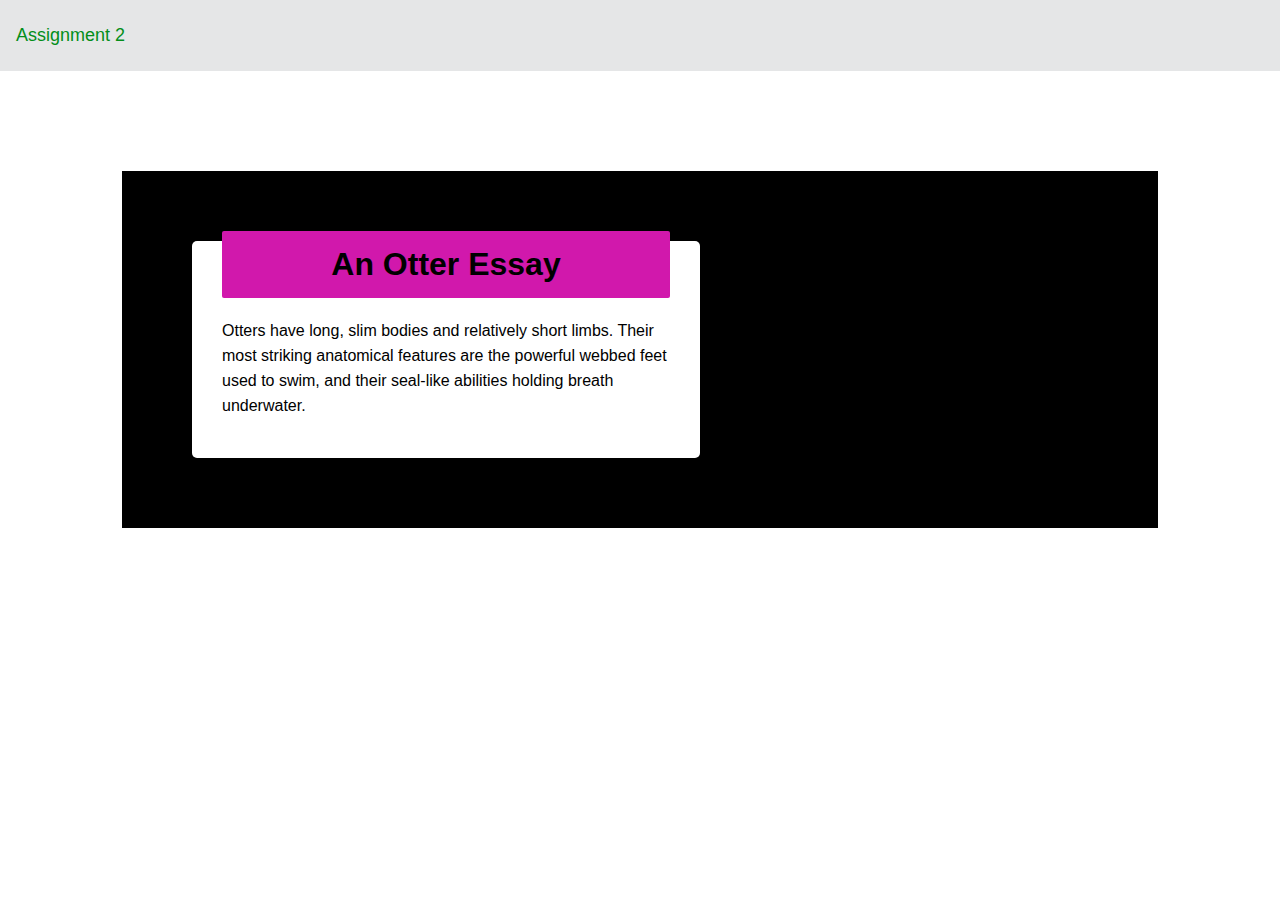
<file: index.html>
<!DOCTYPE html>
<html lang="en">
	<head>
		<meta charset="UTF-8" />
		<meta name="viewport" content="width=device-width, initial-scale=1.0" />
		<title>Assignment 1 CSS</title>
		<link rel="stylesheet" href="styles.css" />
	</head>
	<body>
		<nav>
			<a href="Assignment 2/index.html">Assignment 2</a>
		</nav>
		<div class="background">
			<section>
				<header>
					<h1>An Otter Essay</h1>
				</header>
				<div class="paragraph">
					<p>
						Otters have long, slim bodies and relatively short limbs. Their most
						striking anatomical features are the powerful webbed feet used to
						swim, and their seal-like abilities holding breath underwater.
					</p>
				</div>
			</section>
		</div>
	</body>
</html>
</file>
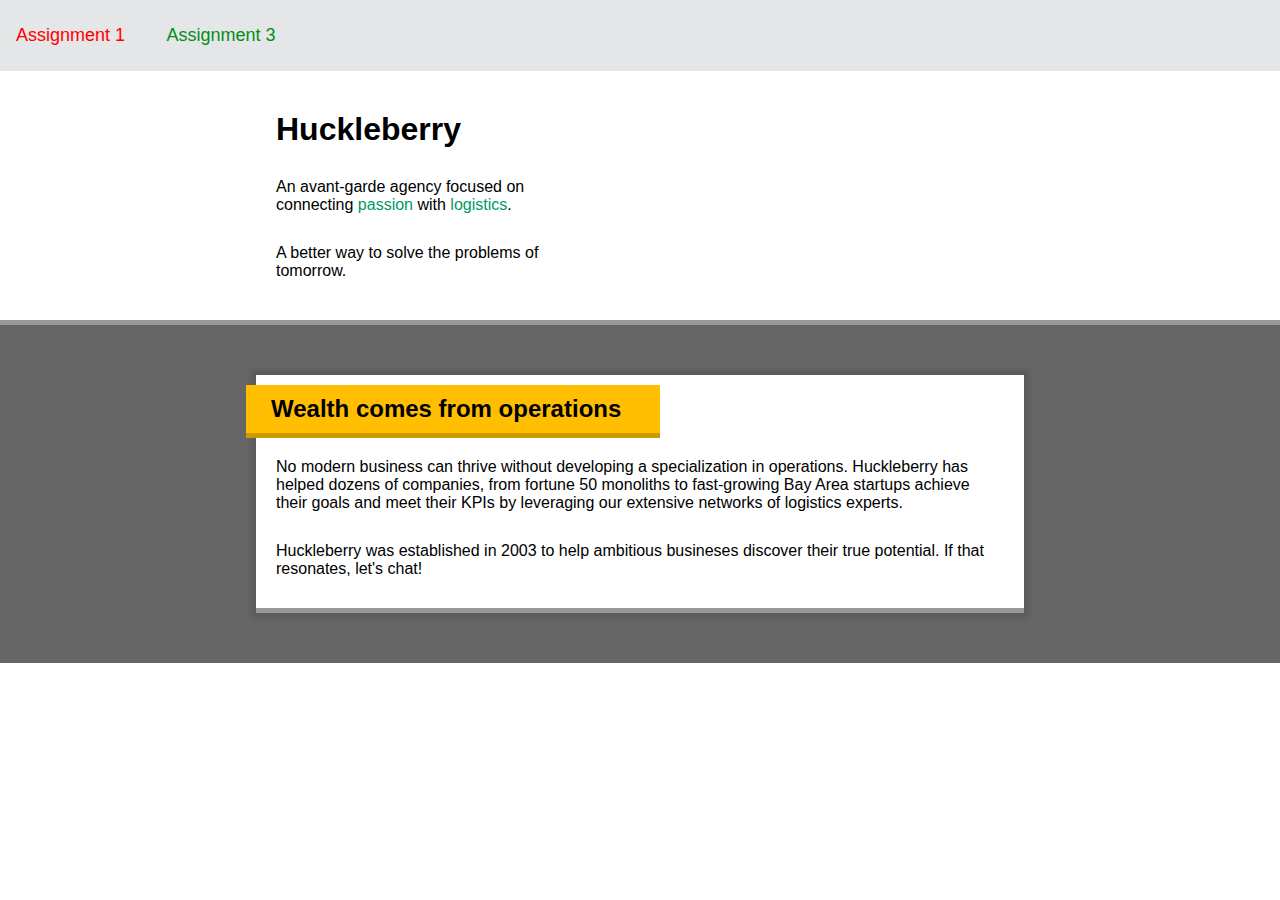
<file: Assignment 2/index.html>
<!DOCTYPE html>
<html lang="en">
	<head>
		<meta charset="UTF-8" />
		<meta name="viewport" content="width=device-width, initial-scale=1.0" />
		<title>Assingment 2 CSS</title>
		<link rel="stylesheet" href="styles.css" />
	</head>
	<body>
		<nav>
			<a href="../index.html">Assignment 1</a>
			<a href="../Assignment 3/index.html">Assignment 3</a>
		</nav>
		<section class="section-1">
			<div class="text-area">
				<div class="one">
					<header class="header-1">
						<h1>Huckleberry</h1>
					</header>
					<div class="small-text">
						<p class="paragrah-1">
							An avant-garde agency focused on connecting
							<span>passion</span> with <span>logistics</span>.
						</p>
						<p class="paragrah-2">
							A better way to solve the problems of tomorrow.
						</p>
					</div>
				</div>
			</div>
		</section>
		<section class="section-2">
			<div class="text-area two">
				<header class="header-2">
					<h2>Wealth comes from operations</h2>
				</header>
				<div class="small-text-2">
					<p class="paragrah-1">
						No modern business can thrive without developing a specialization in
						operations. Huckleberry has helped dozens of companies, from fortune
						50 monoliths to fast-growing Bay Area startups achieve their goals
						and meet their KPIs by leveraging our extensive networks of
						logistics experts.
					</p>
					<p>
						Huckleberry was established in 2003 to help ambitious busineses
						discover their true potential. If that resonates, let's chat!
					</p>
				</div>
			</div>
		</section>
	</body>
</html>
</file>
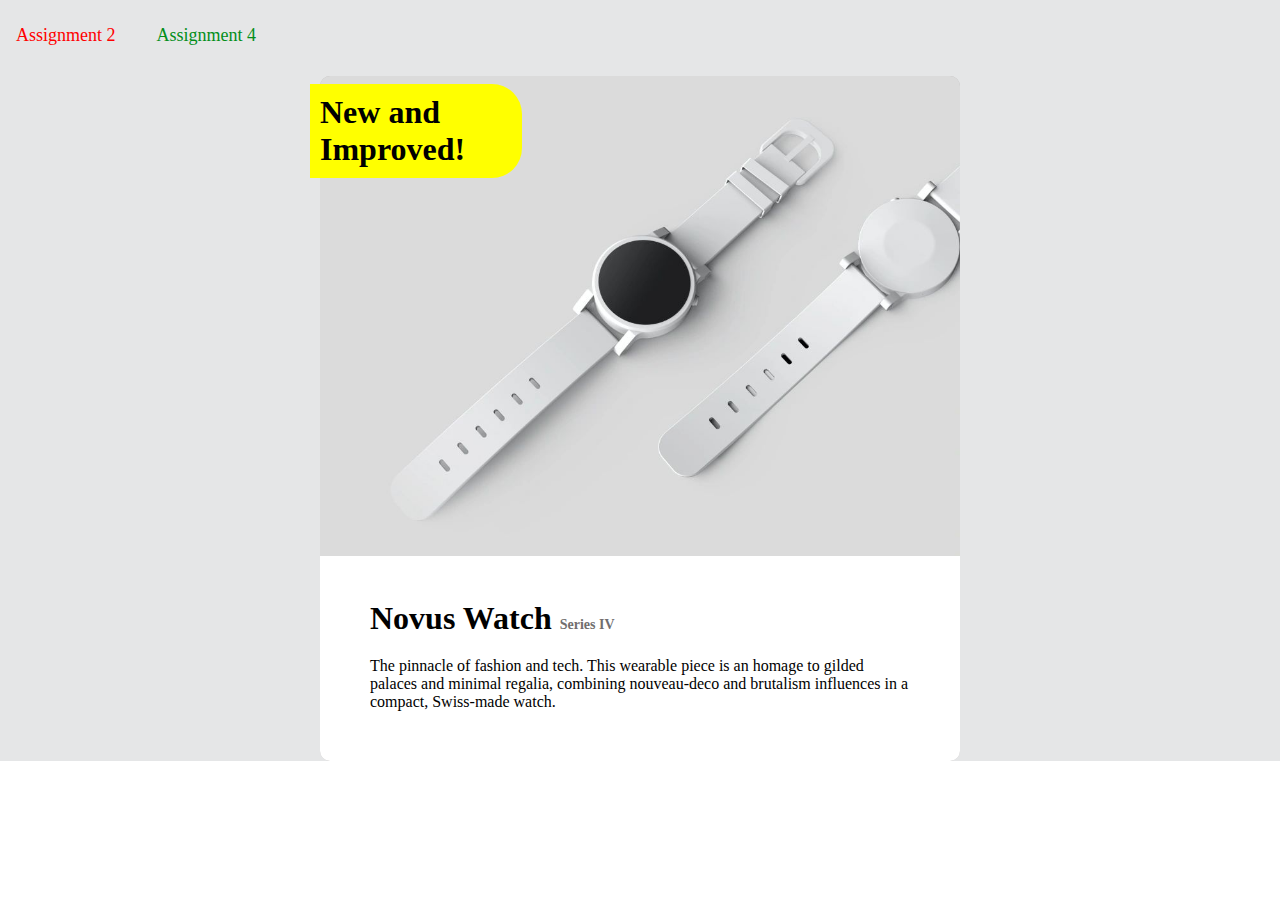
<file: Assignment 3/index.html>
<!DOCTYPE html>
<html lang="en">
<head>
    <meta charset="UTF-8">
    <meta name="viewport" content="width=device-width, initial-scale=1.0">
    <title>Assignment 3 CSS</title>
    <link rel="stylesheet" href="styles.css">
</head>
<body>
    <div class="background">
        <nav>
            <a href="../Assignment 2/index.html">Assignment 2</a>
            <a href="../Assignment 4/index.html">Assignment 4</a>
        </nav>
        <div class="main">
            <section class="image">
                <h1 class="img-tag">New and Improved!</h1>
                <img src="./watch.jpg" alt="teehoo">
            </section>
            <section class="text-area">
                <header>
                    <h1>
                        Novus Watch <span>Series IV</span>
                    </h1>
                </header>
                <div class="paragraph">
                    <p>
                        The pinnacle of fashion and tech. This wearable piece is an homage to gilded palaces and minimal regalia, combining nouveau-deco and brutalism influences in a compact, Swiss-made watch.
                    </p>
                </div>
            </section>
        </div>
    </div>
</body>
</html>
</file>
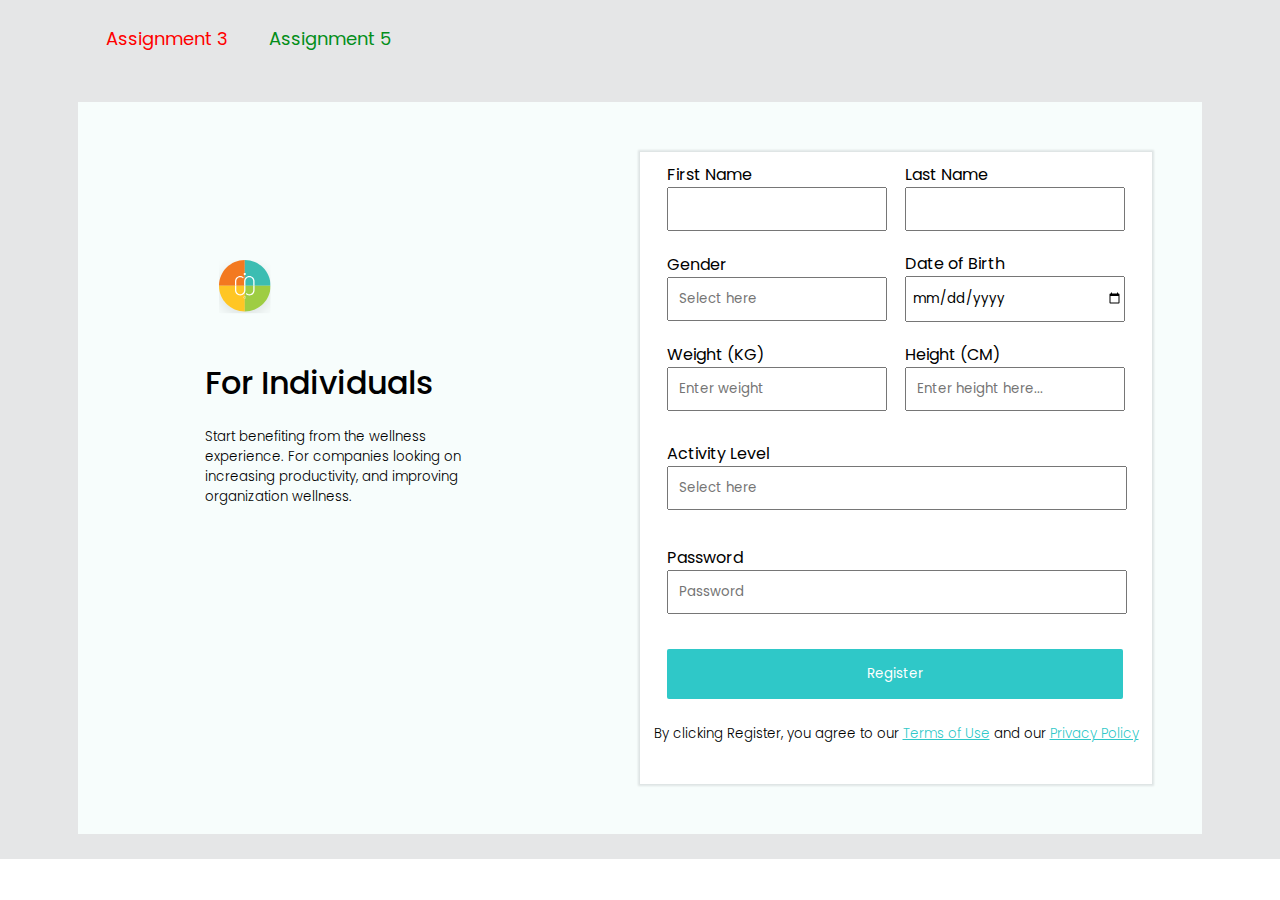
<file: Assignment 4/index.html>
<!DOCTYPE html>
<html lang="en">
	<head>
		<meta charset="UTF-8" />
		<meta name="viewport" content="width=device-width, initial-scale=1.0" />
		<title>Assignment 4 CSS</title>
        <link rel="preconnect" href="https://fonts.googleapis.com">
        <link rel="preconnect" href="https://fonts.gstatic.com" crossorigin>
        <link href="https://fonts.googleapis.com/css2?family=Poppins:ital,wght@0,100;0,200;0,300;0,400;0,500;0,600;0,700;0,800;0,900;1,100;1,200;1,300;1,400;1,500;1,600;1,700;1,800;1,900&display=swap" rel="stylesheet">
        <link rel="stylesheet" href="styles.css">
	</head>
	<body>
        <nav>
            <a href="../Assignment 3/index.html">Assignment 3</a>
            <a href="../Assignment 5/index.html">Assignment 5</a>
        </nav>

		<div class="background">
			<div class="main">
			    <section class="left">
                    <div class="left-1">
                        <div class="logo">
                            <img src="img/svgviewer-output.svg" alt="logo">
                        </div>
                        <div class="text">
                            <header>
                                <h1>For Individuals</h1>
                            </header>
                            <p>
                                Start benefiting from the wellness experience. For companies looking on increasing productivity, and improving organization wellness.
                            </p>
                        </div>
                    </div>
                </section>
                <section class="right">
                    <form action="">
                        <div class="row">
                            <div class="one">
                                <label for="first name">First Name</label><br>
                                <input type="text">
                            </div>
                            <div class="two">
                                <label for="last name">Last Name</label><br>
                                <input type="text">
                            </div>
                        </div>

                        <div class="row">
                            <div class=" one">
                                <label for="gender">Gender</label><br>
                                <input type="text" name="gendr" list="gender" placeholder="Select here">
                                <datalist id="gender">
                                    <option value="Male">Male</option>
                                    <option value="Female">Female</option>
                                </datalist>
                            </div>
                            <div class=" two">
                                <label for="date of birth">Date of Birth</label><br>
                                <input type="date" placeholder="Select here">
                            </div>
                        </div>

                        <div class="row">
                            <div class=" one">
                                <label for="weight">Weight (KG)</label><br>
                                <input type="number" placeholder="Enter weight">
                            </div>
                            <div class=" two">
                                <label for="height">Height (CM)</label><br>
                                <input type="text" placeholder="Enter height here...">
                            </div>
                        </div>

                        <div class="activity_level">
                            <label for="activity level">Activity Level</label><br>
                            <input name="select" list="select" placeholder="Select here">
                            <datalist id="select">
                                <option value="select 1">select 1</option>
                                <option value="select 2">select 2</option>
                            </datalist>
                        </div>

                        <div class="activity_level">
                            <label for="password">Password</label><br>
                            <input type="password" name="password" placeholder="Password" required>
                        </div>

                        <div class="activity_level">
                            <button type="submit">Register</button>
                        </div>

                        <footer class="footer">
                            <p>By clicking Register, you agree to our <a href="">Terms of Use</a> and our <a href="">Privacy Policy</a></p>
                        </footer>
                    </form>
                </section>
			</div>
		</div>
	</body>
</html>
</file>
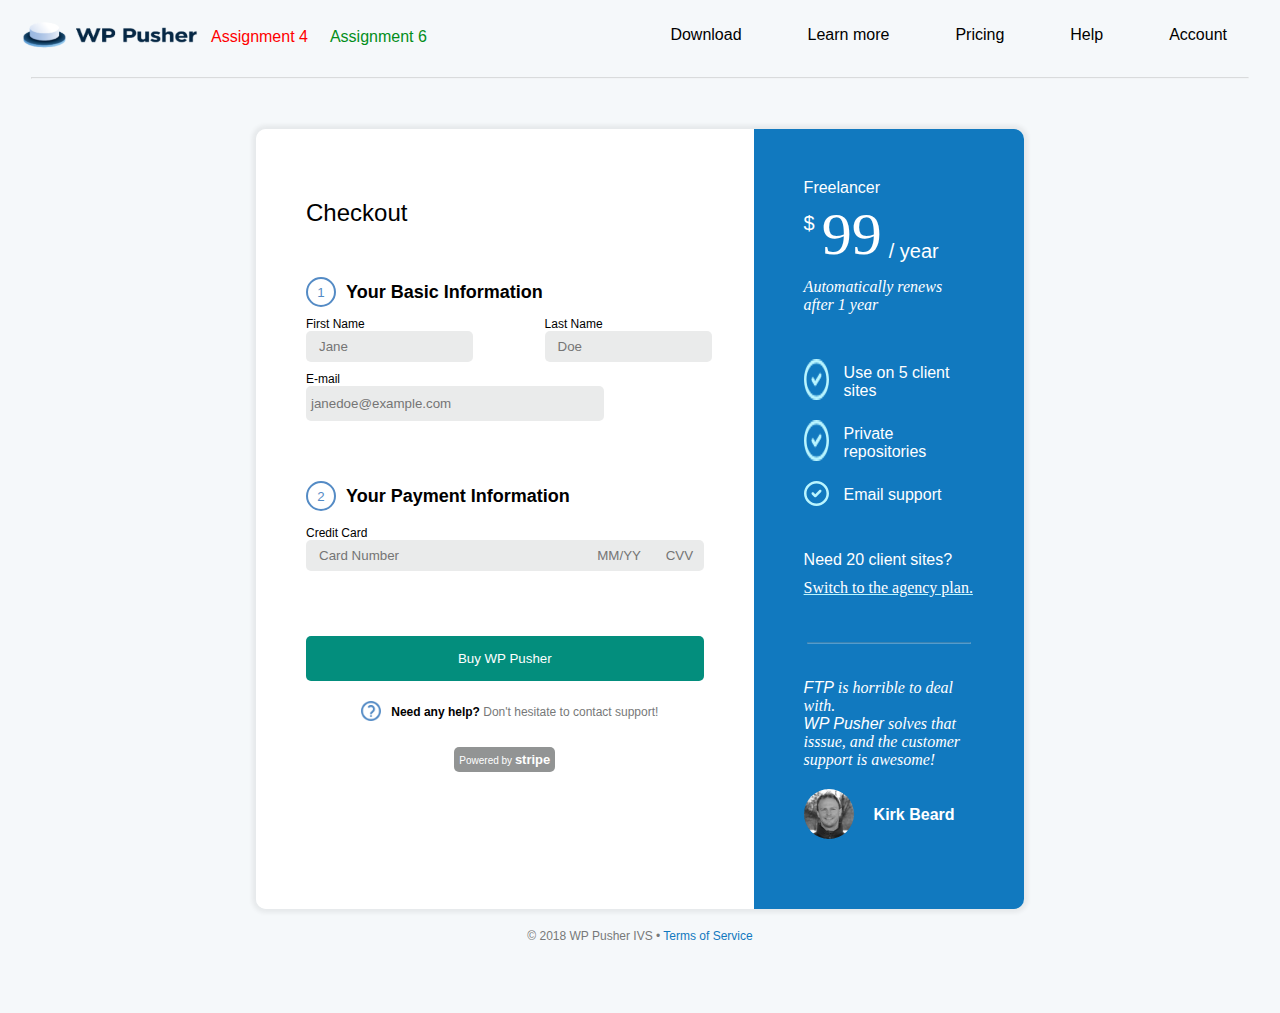
<file: Assignment 5/index.html>
<!DOCTYPE html>
<html lang="en">
<head>
    <meta charset="UTF-8">
    <meta name="viewport" content="width=device-width, initial-scale=1.0">
    <title>Assignment 5 CSS</title>
    <link rel="stylesheet" href="styles.css">
</head>
<body>
    <nav>
        <div class="logo">
            <img src="image/logo.png" alt="">
            <a href="../Assignment 4/index.html">Assignment 4</a>
            <a href="../Assignment 6/index.html">Assignment 6</a>
        </div>
        <ul>
            <li>Download</li>
            <li>Learn more</li>
            <li>Pricing</li>
            <li>Help</li>
            <li>Account</li>
        </ul>
    </nav>
    <hr>

    <main>
        <section class="main-body">
            <div class="form-part">
                <h1>Checkout</h1>
                <form action="">
                    <section class="form-part-1">
                        <div class="form-1-header">
                            <button>1</button>
                            <h2>Your Basic Information</h2>
                        </div>
                        <div class="form-1">
                            <div class="input-field">
                                <label for="first name">First Name</label><br>
                                <input type="text" placeholder="Jane">
                            </div>
                            <div class="input-field">
                                <label for="last name">Last Name</label><br>
                                <input type="text" placeholder="Doe">
                            </div>
                        </div>
                        <div id="lower-field">
                            <label for="email">E-mail</label><br>
                            <input type="email" placeholder="janedoe@example.com">
                        </div>
                    </section>

                    <section class="form-part-2">
                        <div class="form-1-header">
                            <button>2</button>
                            <h2>Your Payment Information</h2>
                        </div>
                        <div class="form-2">
                            <label for="Credit Card">Credit Card</label><br>
                            <div class="form-2-input">
                                <input class="inp-1" type="text" placeholder="Card Number">
                                <input class="inp-2" type="text" placeholder="MM/YY">
                                <input class="inp-3" type="text" placeholder="CVV">
                            </div>
                        </div>
                    </section>

                    <section>
                        <div class="btn">
                            <button>Buy WP Pusher</button>
                        </div>
                    </section>
                </form> 
                <footer>
                    <div class="contact">
                        <img src="image/question mark.png" alt="">
                        <p>Need any help? <span>Don't hesitate to contact support!</span></p>
                    </div>
                    <div class="footer-button">
                        <button>Powered by <span>stripe</span></button>
                    </div>
                </footer>
            </div>



            <div class="text-area">
                <header>Freelancer</header>
                <div class="price">
                    <div><sup>$ </sup></div>
                    <div><span>99</span><sub>/ year </sub></div>
                </div>
                <div class="auto-renew">
                    <p>Automatically renews after 1 year</p>
                </div>
                <div class="benefits">
                    <div class="ben-1">
                        <img src="image/check.png" alt="">
                        <p>Use on 5 client sites</p>
                    </div>
                    <div class="ben-1">
                        <img src="image/check.png" alt="">
                        <p>Private repositories</p>
                    </div>
                    <div class="ben-1">
                        <img src="image/check.png" alt="">
                        <p>Email support</p>
                    </div>
                </div>
                <div class="more">
                    <p>Need 20 client sites?</p>
                    <p><span>Switch to the agency plan.</span></p>
                </div>
                <div class="hr">
                    <hr>
                </div>
                <div class="soln">
                    <p><span>FTP</span> is horrible to deal with.</p>
                    <p><b>WP Pusher</b> solves that isssue, and the customer support is awesome!</p>
                </div>
                <div class="bottom-photo">
                    <img src="image/man.png" alt="">
                    <p>Kirk Beard</p>
                </div>
            </div>
        </section>
        <div class="copywright">
            <p>© 2018 WP Pusher IVS • <span>Terms of Service</span></p>
        </div>
    </main>

</body>
</html>
</file>
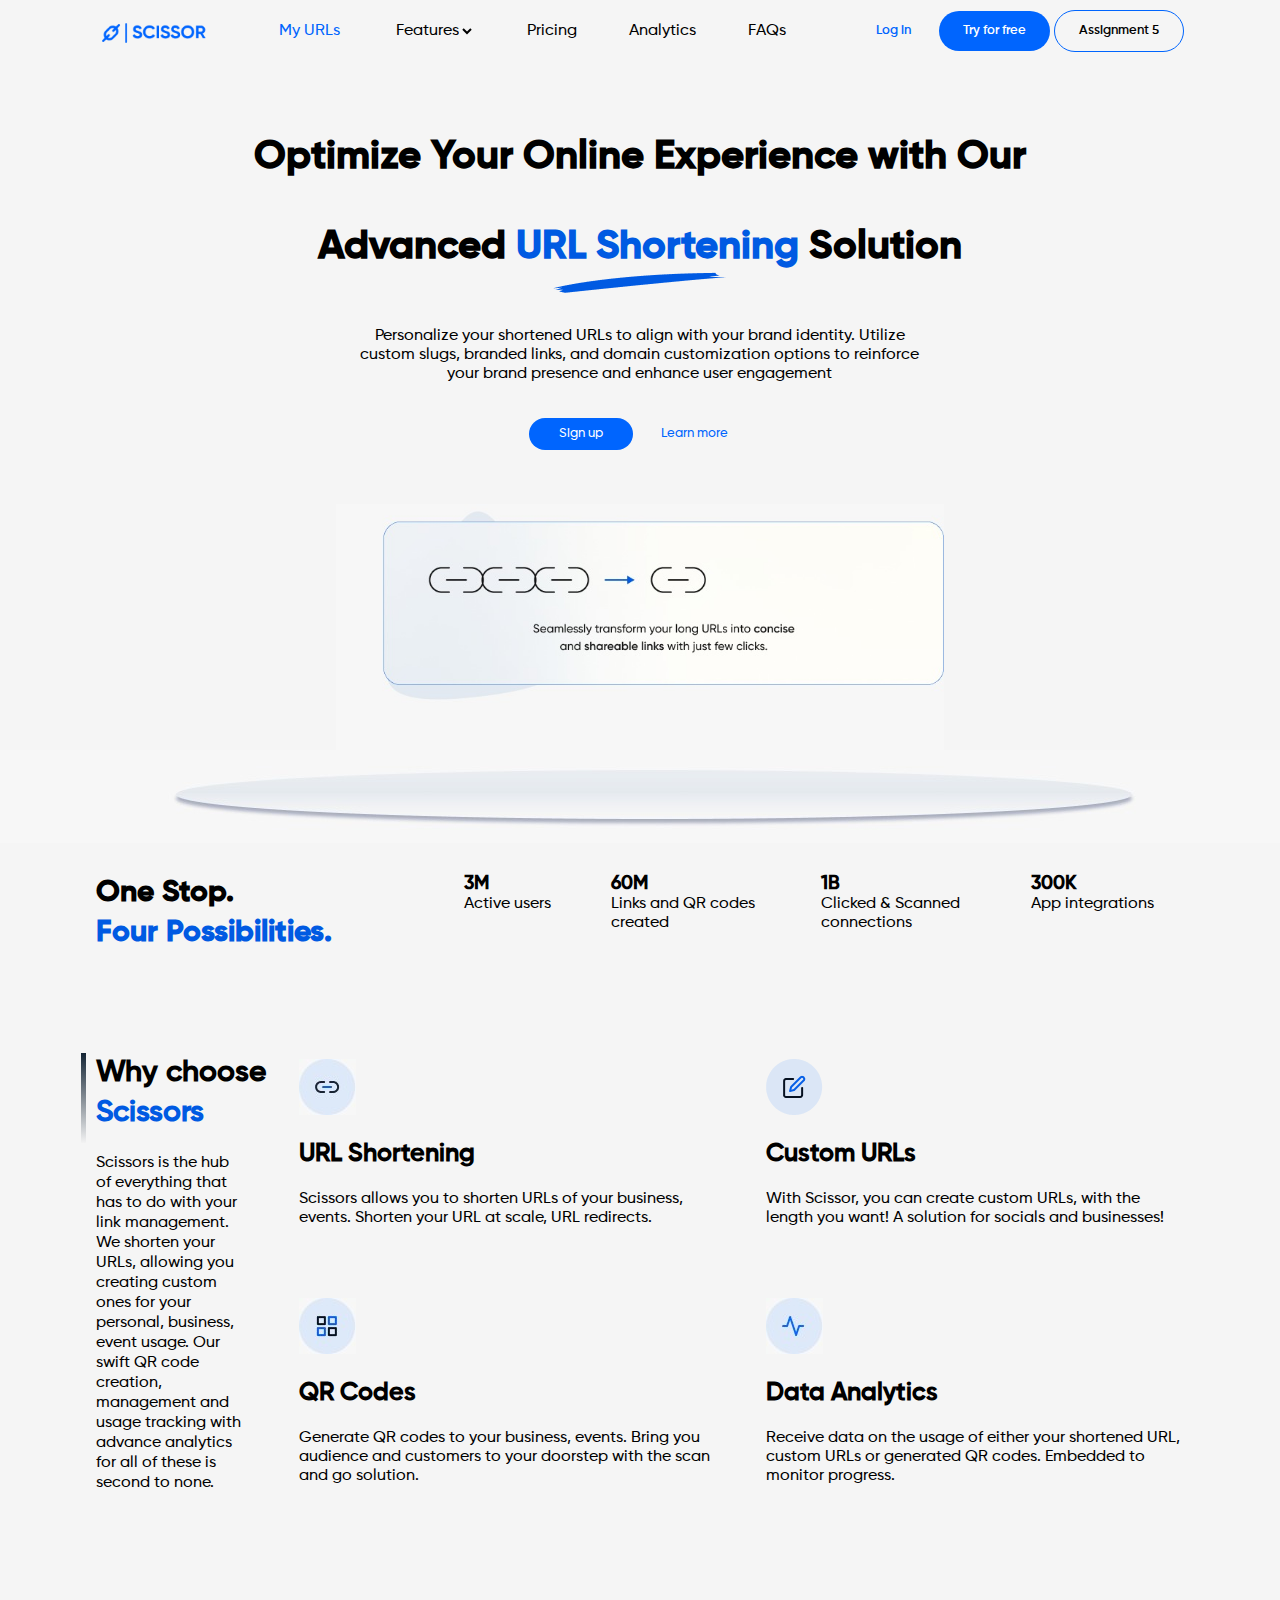
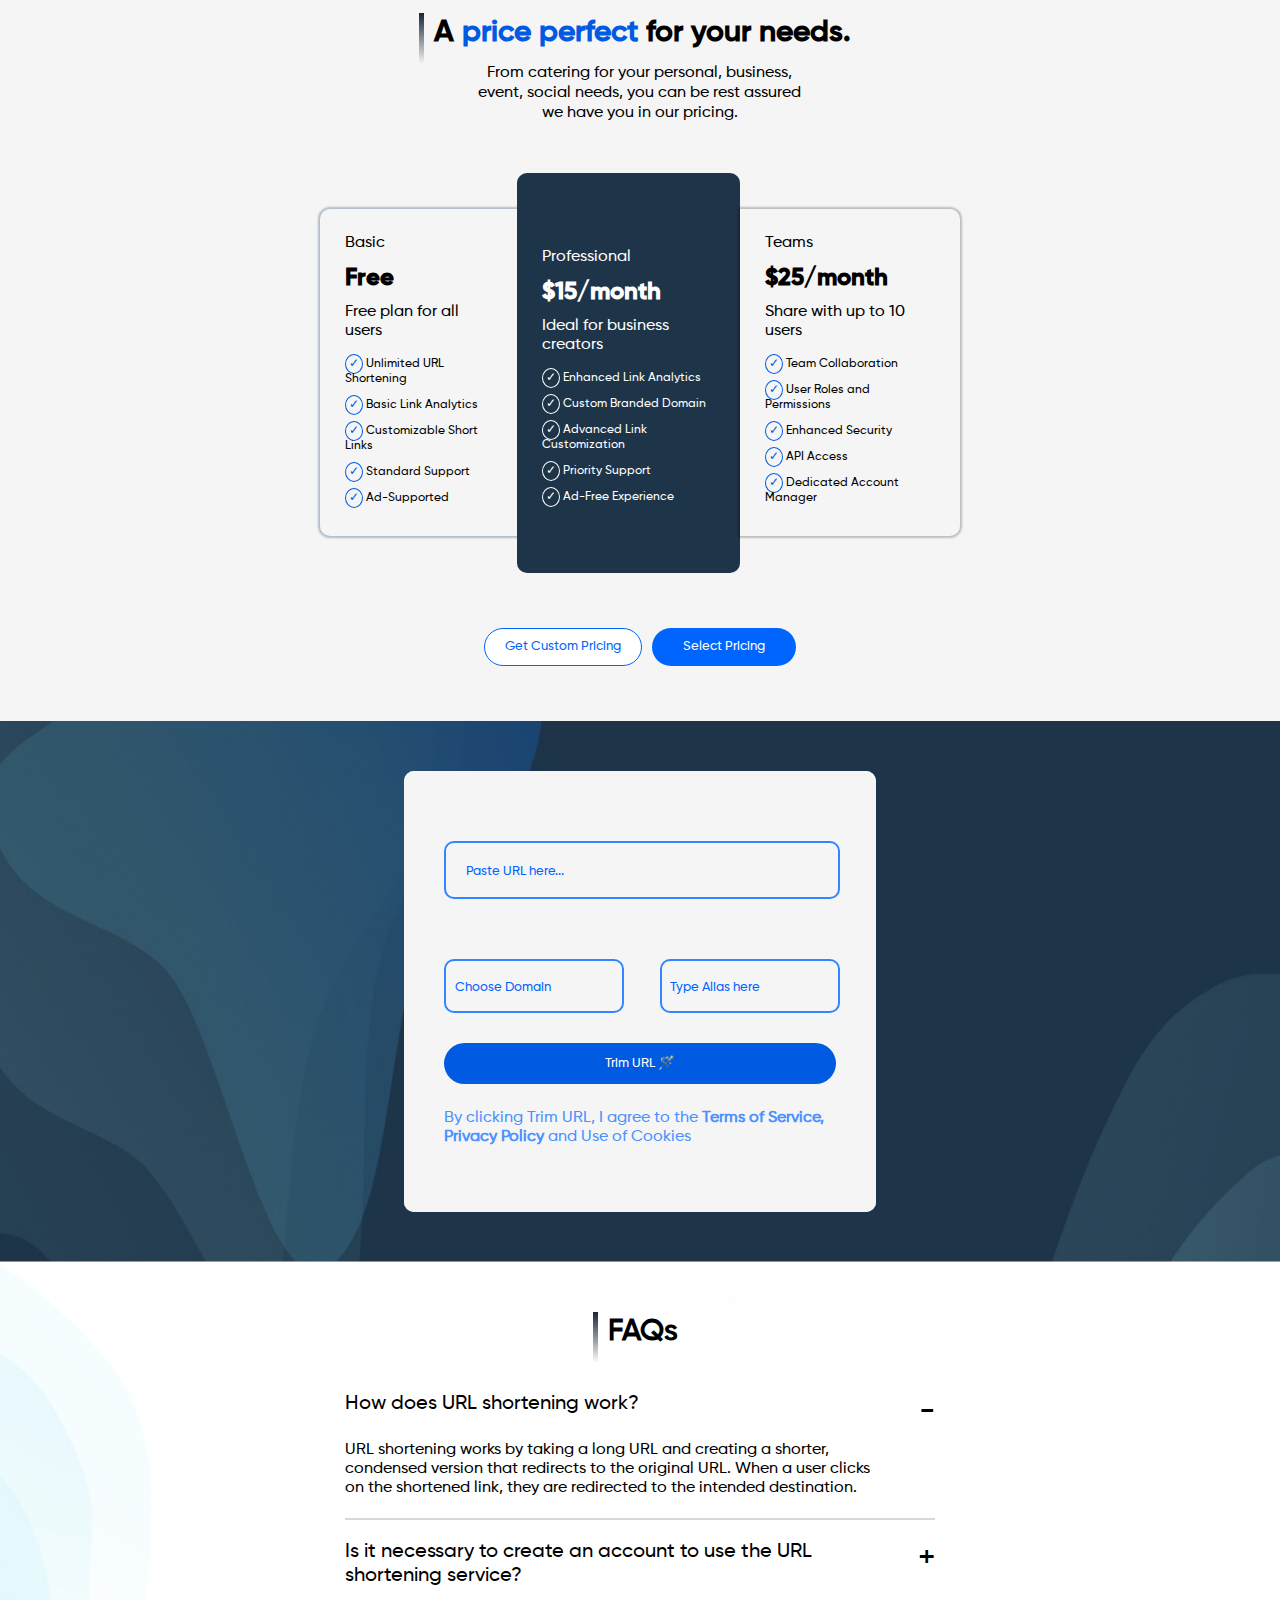
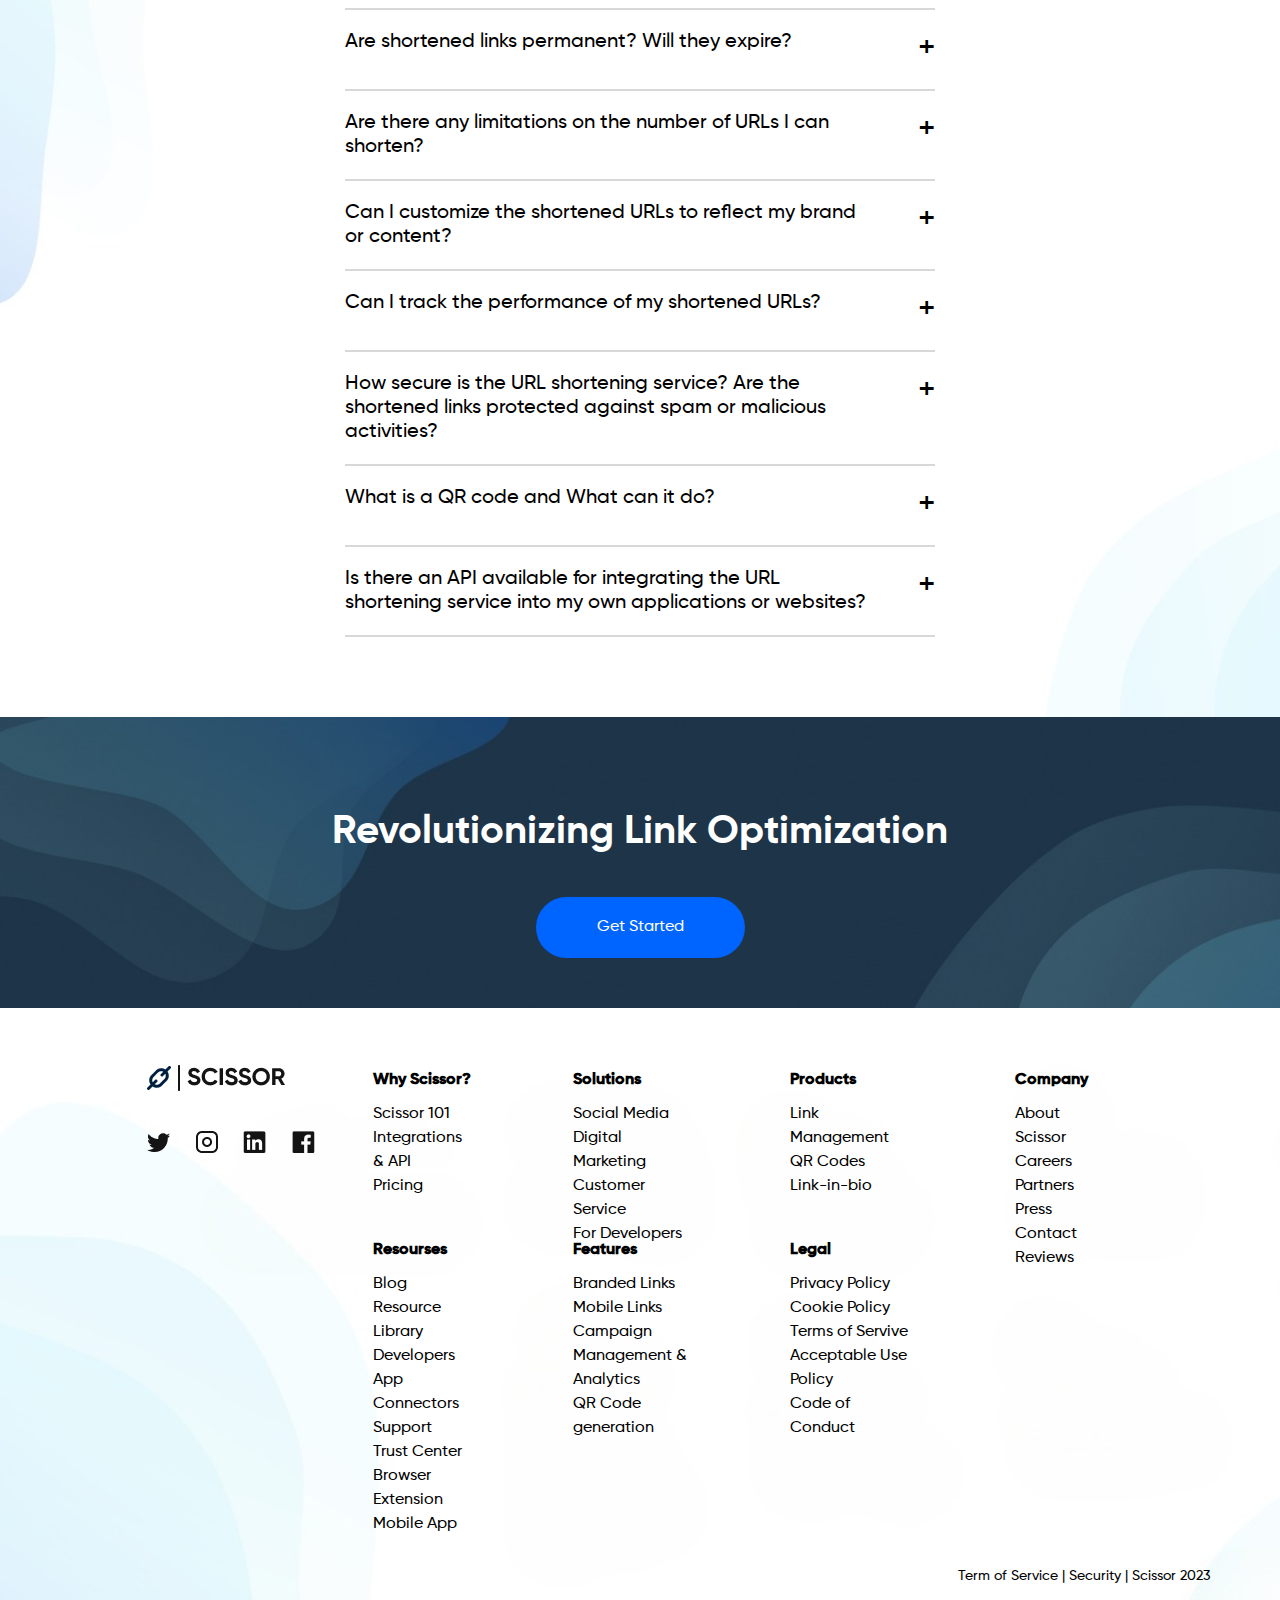
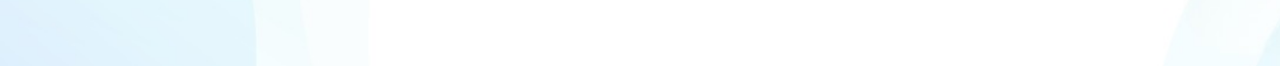
<file: Assignment 6/index.html>
<!DOCTYPE html>
<html lang="en">
	<head>
		<meta charset="UTF-8" />
		<meta name="viewport" content="width=device-width, initial-scale=1.0" />
		<title>Assignment 6 CSS</title>
		<link rel="stylesheet" href="styles.css" />
	</head>
	<body>
		<nav>
			<div class="logo">
				<img src="images/Logo.png" alt="" />
			</div>
			<div class="nav-links">
				<a href="">My URLs</a>
				<a href=""><select name="" id="features">
					<option value="Features">Features</option>
					<option value="Features">Features</option>
				</select></a>
				<a href="">Pricing</a>
				<a href="">Analytics</a>
				<a href="">FAQs</a>
			</div>
			<div class="login">
				<button>Log in</button>
				<button>Try for free</button>
				<button><a href="../Assignment 5/index.html">Assignment 5</a></button>
			</div>
		</nav>

		<header class="header">
			<div class="main-heading">
				<h1>
					Optimize Your Online Experience with Our Advanced
					<span>URL Shortening</span> Solution
				</h1>
			</div>
			<div class="vector-3">
				<img src="images/Vector 3.png" alt="" />
			</div>
			<div class="first-p">
				<p>
					Personalize your shortened URLs to align with your brand identity.
					Utilize custom slugs, branded links, and domain customization options
					to reinforce your brand presence and enhance user engagement
				</p>
			</div>
			<div class="sign-up">
				<button>Sign up</button>
				<button>Learn more</button>
			</div>
		</header>

		<div class="part-3">
			<img src="images/img 2.jpg" alt="" />
		</div>

		<div class="part-3-2">
			<img src="images/img3.jpg" alt="" />
		</div>

		<section class="part-4">
			<div class="one-stop">
				<h2>One Stop.</h2>
				<h2><span>Four Possibilities.</span></h2>
			</div>
			<div class="activity">
				<div class="stats">
					<h3>3M</h3>
					<p>Active users</p>
				</div>
				<div class="stats">
					<h3>60M</h3>
					<p>Links and QR codes created</p>
				</div>
				<div class="stats">
					<h3>1B</h3>
					<p>Clicked & Scanned connections</p>
				</div>
				<div class="stats">
					<h3>300K</h3>
					<p>App integrations</p>
				</div>
			</div>
		</section>

		<section id="why-choose-scissors">
			<div class="about-us">
				<header>
					<h4>Why choose <span>Scissors</span></h4>
				</header>
				<p>
					Scissors is the hub of everything that has to do with your link
					management. We shorten your URLs, allowing you creating custom ones
					for your personal, business, event usage. Our swift QR code creation,
					management and usage tracking with advance analytics for all of these
					is second to none.
				</p>
			</div>
			<div class="why-us">
				<div class="our-services">
					<div class="thumb-nail">
						<img src="images/img 4.jpg" alt="" />
					</div>
					<div class="mid">
						<h5>URL Shortening</h5>
					</div>
					<div>
						<p>
							Scissors allows you to shorten URLs of your business, events.
							Shorten your URL at scale, URL redirects.
						</p>
					</div>
				</div>
				<div class="our-services">
					<div class="thumb-nail">
						<img src="images/img8.png" alt="" />
					</div>
					<div class="mid">
						<h5>Custom URLs</h5>
					</div>
					<div>
						<p>
							With Scissor, you can create custom URLs, with the length you
							want! A solution for socials and businesses!
						</p>
					</div>
				</div>
				<div class="our-services">
					<div class="thumb-nail">
						<img src="images/img7.jpg" alt="" />
					</div>
					<div class="mid">
						<h5>QR Codes</h5>
					</div>
					<div>
						<p>
							Generate QR codes to your business, events. Bring you audience and
							customers to your doorstep with the scan and go solution.
						</p>
					</div>
				</div>
				<div class="our-services">
					<div class="thumb-nail">
						<img src="images/img6.jpg" alt="" />
					</div>
					<div class="mid">
						<h5>Data Analytics</h5>
					</div>
					<div>
						<p>
							Receive data on the usage of either your shortened URL, custom
							URLs or generated QR codes. Embedded to monitor progress.
						</p>
					</div>
				</div>
			</div>
		</section>

		<section class="part-6">
			<div class="part-6-2">
				<header>
					<h4>A <span>price perfect</span> for your needs.</h4>
				</header>
				<p>
					From catering for your personal, business, event, social needs, you
					can be rest assured we have you in our pricing.
				</p>
			</div>
		</section>

		<section class="table">
			<div class="cell cell-1">
				<div class="table-head">
					<p>Basic</p>
				</div>
				<div>
					<div class="table-body">
						<h5>Free</h5>
					</div>
					<div class="table-body">
						<h6>Free plan for all users</h6>
					</div>
					<ul class="table-body">
						<li><span>✓</span> Unlimited URL Shortening</li>
						<li><span>✓</span> Basic Link Analytics</li>
						<li><span>✓</span> Customizable Short Links</li>
						<li><span>✓</span> Standard Support</li>
						<li><span>✓</span> Ad-Supported</li>
					</ul>
				</div>
			</div>

			<div class="cell mid-cell">
				<div class="mid-table-head">
					<div class="table-head mids">
						<p>Professional</p>
					</div>
					<div>
						<div class="table-body mids">
							<h5>$15/month</h5>
						</div>
						<div class="table-body mids">
							<h6>Ideal for business creators</h6>
						</div>
						<ul class="table-body mids">
							<li><span>✓</span> Enhanced Link Analytics</li>
							<li><span>✓</span> Custom Branded Domain</li>
							<li><span>✓</span> Advanced Link Customization</li>
							<li><span>✓</span> Priority Support</li>
							<li><span>✓</span> Ad-Free Experience</li>
						</ul>
					</div>
				</div>
			</div>

			<div class="cell cell-2">
				<div class="table-head">
					<p>Teams</p>
				</div>
				<div>
					<div class="table-body">
						<h5>$25/month</h5>
					</div>
					<div class="table-body">
						<h6>Share with up to 10 users</h6>
					</div>
					<ul class="table-body">
						<li><span>✓</span> Team Collaboration</li>
						<li><span>✓</span> User Roles and Permissions</li>
						<li><span>✓</span> Enhanced Security</li>
						<li><span>✓</span> API Access</li>
						<li><span>✓</span> Dedicated Account Manager</li>
					</ul>
				</div>
			</div>
		</section>

		<section class="btns">
			<div class="btns-1">
				<button>Get Custom Pricing</button>
			</div>
			<div class="btns-2">
				<button>Select Pricing</button>
			</div>
		</section>

		<section class="trim-url">
			<div class="trim-url-form">
				<form action="">
					<div class="form-body">
						<div class="inp-1">
							<input type="text" placeholder="Paste URL here..." />
						</div>
						<div class="inp-2">
							<div class="text-area-2">
								<input type="text" placeholder="Choose Domain" />
							</div>
							<div class="text-area-3">
								<input type="text" placeholder="Type Alias here" />
							</div>
						</div>
						<div class="form-btn">
							<button>Trim URL 🪄</button>
						</div>
						<div class="t-and-c">
							<p>
								By clicking Trim URL, I agree to the
								<b>Terms of Service, Privacy Policy</b> and Use of Cookies
							</p>
						</div>
					</div>
				</form>
			</div>
		</section>

		<section class="f-a-q">
			<div class="f-a-q-head">
				<header>
					<h4>FAQs</h4>
				</header>
				<div class="f-a-q-body">
					<div>
						<div class="flex">
							<p>How does URL shortening work?</p>
							<p class="plus">-</p>
						</div>
						<div class="f-a-q-cell-1 f-a-q-text">
							<p>
								URL shortening works by taking a long URL and creating a
								shorter, condensed version that redirects to the original URL.
								When a user clicks on the shortened link, they are redirected to
								the intended destination.
							</p>
						</div>
						<hr />
					</div>
					<div>
						<div class="flex f-a-q-cells">
							<p class="f-a-q-text">
								Is it necessary to create an account to use the URL shortening
								service?
							</p>
							<p class="plus">+</p>
						</div>
						<hr />
					</div>
					<div>
						<div class="flex f-a-q-cells">
							<p class="f-a-q-text">
								Are shortened links permanent? Will they expire?
							</p>
							<p class="plus">+</p>
						</div>
						<hr />
					</div>
					<div>
						<div class="flex f-a-q-cells">
							<p class="f-a-q-text">
								Are there any limitations on the number of URLs I can shorten?
							</p>
							<p class="plus">+</p>
						</div>
						<hr />
					</div>
					<div>
						<div class="flex f-a-q-cells">
							<p class="f-a-q-text">
								Can I customize the shortened URLs to reflect my brand or
								content?
							</p>
							<p class="plus">+</p>
						</div>
						<hr />
					</div>
					<div>
						<div class="flex f-a-q-cells">
							<p class="f-a-q-text">
								Can I track the performance of my shortened URLs?
							</p>
							<p class="plus">+</p>
						</div>
						<hr />
					</div>
					<div>
						<div class="flex f-a-q-cells">
							<p class="f-a-q-text">
								How secure is the URL shortening service? Are the shortened
								links protected against spam or malicious activities?
							</p>
							<p class="plus">+</p>
						</div>
						<hr />
					</div>
					<div>
						<div class="flex f-a-q-cells">
							<p class="f-a-q-text">What is a QR code and What can it do?</p>
							<p class="plus">+</p>
						</div>
						<hr />
					</div>
					<div>
						<div class="flex f-a-q-cells">
							<p class="f-a-q-text">
								Is there an API available for integrating the URL shortening
								service into my own applications or websites?
							</p>
							<p class="plus">+</p>
						</div>
						<hr />
					</div>
				</div>
			</div>
		</section>

		<section class="revolution">
			<div>
				<div class="revo-text">
					<p>Revolutionizing Link Optimization</p>
				</div>
				<div class="btns-2 rev-btn">
					<button>Get Started</button>
				</div>
			</div>
		</section>

		<footer>
			<div class="main-footer-div">
				<div>
					<img src="images/footer frame.png" alt="" />
				</div>
				<div class="footer-flex">
					<div class="container">
						<div class="upper-div">
							<div class="footer-heading">
								<h6>Why Scissor?</h6>
							</div>
							<ul>
								<li>Scissor 101</li>
								<li>Integrations & API</li>
								<li>Pricing</li>
							</ul>
						</div>
						<div class="lower-div">
							<div class="footer-heading">
								<h6>Resourses</h6>
							</div>
							<ul>
								<li>Blog</li>
								<li>Resource Library</li>
								<li>Developers</li>
								<li>App Connectors</li>
								<li>Support</li>
								<li>Trust Center</li>
								<li>Browser Extension</li>
								<li>Mobile App</li>
							</ul>
						</div>
					</div>
					<div class="container">
						<div class="upper-div">
							<div class="footer-heading">
								<h6>Solutions</h6>
							</div>
							<ul>
								<li>Social Media</li>
								<li>Digital Marketing</li>
								<li>Customer Service</li>
								<li>For Developers</li>
							</ul>
						</div>
						<div class="lower-div">
							<div class="footer-heading">
								<h6>Features</h6>
							</div>
							<ul>
								<li>Branded Links</li>
								<li>Mobile Links</li>
								<li>Campaign</li>
								<li>Management &</li>
								<li>Analytics</li>
								<li>QR Code generation</li>
							</ul>
						</div>
					</div>
					<div class="container">
						<div class="upper-div">
							<div class="footer-heading">
								<h6>Products</h6>
							</div>
							<ul>
								<li>Link Management</li>
								<li>QR Codes</li>
								<li>Link-in-bio</li>
							</ul>
						</div>
						<div class="lower-div">
							<div class="footer-heading">
								<h6>Legal</h6>
							</div>
							<ul>
								<li>Privacy Policy</li>
								<li>Cookie Policy</li>
								<li>Terms of Servive</li>
								<li>Acceptable Use Policy</li>
								<li>Code of Conduct</li>
							</ul>
						</div>
					</div>
					<div class="container">
						<div>
							<div class="footer-heading">
								<h6>Company</h6>
							</div>
							<ul>
								<li>About Scissor</li>
								<li>Careers</li>
								<li>Partners</li>
								<li>Press</li>
								<li>Contact</li>
								<li>Reviews</li>
							</ul>
						</div>
					</div>
				</div>
			</div>

			<div class="flex-end">
				<p>Term of Service | Security |  Scissor 2023</p>
			</div>
		</footer>
	</body>
</html>
</file>
<file: styles.css>
*{
    padding: 0;
    margin: 0;
    font-family: sans-serif;
}

body{
    padding: 0;
}

nav{
    background-color: #0408131A;
    padding: 25px 0;
    padding-left: 10px;
    a{
        border: 1px solid rgba(22, 22, 22, 0);
        color:  #038e1a;
        font-size: large;
        padding: 5px;
        text-decoration: none;
    }
    a:hover{
		border: 1px solid;
		border-radius: 5px;
		cursor: pointer;
	}
}

.background{
    background-color: black;
    padding: 70px;
    width: 70%;
    margin: 100px auto;
}

section{
    background-color: #ffffff;
    width: 50%;
    padding: 30px;
    border-radius: 5px;
}

header{
    padding: 15px;
    background-color: rgb(209, 24, 172);
    text-align: center;
    margin-top: -40px;
    border-radius: 2px;
}

.paragraph{
    padding: 20px 0 10px 0;
    font-weight: 200;
    line-height: 25px;
}


/* RESPONSIVENESS */
@media screen and (max-width: 769px) {
    body{
        padding: 0;
    }  
    nav{
        /* width: 100%; */
    }
    header{
        padding: 10px;
    }
    
    section{
        width: 70%;
    }
}

@media screen and (max-width: 430px){
    .background{
        padding: 30px;
        /* width: 100%; */
    }
    .paragraph{
        /* margin: auto; */
        padding: 10px;
        width: 100%;
    }
    section{
        margin: auto;
        width: 80%;
    }
}
</file>
<file: Assignment 2/styles.css>
*{
    padding: 0;
    margin: 0;
    font-family: sans-serif;
}

nav{
    background-color: #0408131A;
    padding: 25px 0;
    padding-left: 10px;
    a{
        border: 1px solid rgba(22, 22, 22, 0);
        font-size: large;
        padding: 5px;
        text-decoration: none;
    }
    a:nth-child(1){
        color: red;
    }
    a:nth-child(2){
        color: #038e1a;
        margin: 25px;
    }
    a:hover{
		border: 1px solid;
		border-radius: 5px;
		cursor: pointer;
	}
}

.section-1{
    background-color: #ffffff;
    padding: 40px 0 40px 0;
}
.section-2{
    background-color: #666666;
    padding: 50px 0;
    border-top: 5px solid #999999;
}
.one{
    padding: 0 20px;
}
.text-area{
    width: 60%;
    margin: auto;
}

.header-1, .paragrah-1{
    padding-bottom: 30px;
}

.paragrah-2{
    padding-bottom: -50px;
}

span{
    color: #009966;
}
.small-text{
    max-width: 40%;
}

p{
    
}

.two{
    background-color: #ffffff;
    padding: 10px 0;
    border-bottom: 5px solid #999999;
    box-shadow: 0px 0px 5px 5px #0408131A;
}

.header-2{
    padding: 10px 15px;
    width: 50%;
    background-color: #FFBF00;
    border-bottom: 5px solid #CC9900;
    margin-left: -10px;
}

h2{
    padding-left: 10px;
}

.small-text-2{
    padding: 20px;
}

@media screen and (max-width: 769px) {
    .text-area{
        width: 100%;
    }
    .small-text{
        max-width: 50%;
    }
}

@media screen and (max-width: 426px) {
    .small-text {
        max-width: 100%;
    }
    .header-2 {
        padding: 10px 15px;
        width: 90%;
    }
    h2 {
        padding-left: 15px;
    }
}
</file>
<file: Assignment 3/styles.css>
*{
    padding: 0;
    margin: 0;
}

.background{
    background-color: #0408131A;
}

nav{
    background-color: transparent;
    padding: 25px 0;
    padding-left: 10px;
    a{
        border: 1px solid rgba(22, 22, 22, 0);
        font-size: large;
        padding: 5px;
        text-decoration: none;
    }
    a:nth-child(1){
        color: red;
    }
    a:nth-child(2){
        color: #038e1a;
        margin: 25px;
    }
    a:hover{
		border: 1px solid;
		border-radius: 5px;
		cursor: pointer;
	}
}

.main{
    width: 50%;
    margin: 5px auto;
    background-color: rgb(187, 185, 185);
    border-radius: 10px;
}

.image{
    position: relative;
    margin-bottom: 0;
}

.image img{
    height: 100%;
    width: 100%;
    border-top-left-radius: 10px;
    border-top-right-radius: 10px;
    
}


.text-area{
    background-color: #ffffff;
    padding: 50px;
    border-bottom-left-radius: 10px;
    border-bottom-right-radius: 10px;
    margin-top: -10px;
}

header{
    padding-bottom: 20px;
}
span{
    font-size: 14px;
    font-weight: 600;
    color: rgb(113, 110, 110);
}
.img-tag{
    background-color: yellow;
    padding: 10px 10px;
    width: 30%;
    position: absolute;
    top: 8px;
    left: -10px;
    border-top-right-radius: 30px;
    border-bottom-right-radius: 30px;
}


@media screen and (max-width: 769px) {
    .background{
        padding: 0;
        margin: 0;
    }
    .main{
        width: 100%;
    }
    .main, .image img, .text-area{
        border-radius: 0;
    }
    .img-tag{
        padding-left: 20px;
    }
    
}

@media screen and (max-width: 426px) {
    .img-tag{
        max-width: 50%;
        font-size: 13px;
        font-weight: 500;
        padding-left: 20px;
    }
}
</file>
<file: Assignment 4/styles.css>
*{
    padding: 0;
    margin: 0;
    font-family: "Poppins", serif;
}

nav{
    background-color: #0408131A;
    padding: 25px 0;
    padding-left: 100px;
    a{
        border: 1px solid rgba(22, 22, 22, 0);
        font-size: large;
        padding: 5px;
        text-decoration: none;
    }
    a:nth-child(1){
        color: red;
    }
    a:nth-child(2){
        color: #038e1a;
        margin: 25px;
    }
    a:hover{
		border: 1px solid;
		border-radius: 5px;
		cursor: pointer;
	}
}

.background{
    background-color: #0408131A;
    padding: 25px 0;
}
.main{
    background-color: #F7FDFC;
    width: 80%;
    margin: auto;
    display: flex;
    justify-content: space-between;
    padding: 50px;
}
.left, .right{
    width: 50%;
    
}

.left-1{
   width: 70%;
   padding-top: 100px;
   margin: auto;
}

.logo img{
    height: 80px;
    width: 80px;
}

header h1{
    padding-top: 20px;
    font-weight: 500;
}
p{
    padding-top: 20px;
    font-size: smaller;
    font-weight: 300;
    max-width: 80%;
}

.right{
    background-color: #ffffff;
    box-shadow: 0px 0px 2px 2px #0408131A;
    margin: auto;
}


.one{
    width: 50%;
    margin: auto;
    padding: 0;
    margin-left: 17px;
}

.two{
    width: 50%;
    margin: auto;
    padding: 0;
}

.row{
    display: flex;
    justify-content: center;
    padding: 10px;
    margin: 0;
}

input{
    padding: 10px 0;
    width: 89%;
    margin: auto;
    
}

.activity_level{
    width: 99%;
    padding-top: 20px;
    margin-left: 27px;
    padding-bottom: 15px;
}

.activity_level button{
    width: 90%;
    padding: 15px 0;
    color: #ffffff;
    background-color: rgba(42, 199, 199, 0.975);
    border: none;
    border-radius: 2px;
}

.footer p{
    padding-bottom: 40px;
    padding-top: 10px;
    text-align: center;
    max-width: 100%;
}
a{
    color: rgba(42, 199, 199, 0.975);
}

input:focus{
    outline-color: rgba(42, 199, 199, 0.975);
}
::placeholder, input{
    padding-left: 5px;
}


/* RESPONSIVENESS */
@media screen and (max-width: 769px) {
    .main, .row{
        display: block;
        width: 100%;
    }
    nav{
        padding-left: 0;
        background-color: white;
    }
    .left-1, .one, .two, form{
        width: 100%;
    }
    p{
        width: 100%;
    }
    .background{
        padding: 0;
        margin: 0;
    }
    .main{
        padding-top: 0;
        width: 100%;
    }
    .left, .right{
        width: 100%;
        margin: 0;
    }
    .text p{
        max-width: 100%;
    }
    .one, .two{
        width: 100%;
        margin-left: 0;
        padding-top: 10px;
        padding-bottom: 10px;
    }
    .row{
        padding-top: 0;
    }
    .activity_level {
        width: 99%;
        padding-top: 10px;
        padding-bottom: 10px;
        margin-left: 10px;
    }
    .activity_level{
        width: 99%;
    }

}


@media screen and (max-width: 800px){
    nav{
        display: flex;
        padding-left: 0;
        padding: 20px;
        width: 100%;

        a{
            font-size: smaller;
            margin: 0;
            padding: 0;
            width: 100%;
        }
        a:nth-child(2) {
            color: #038e1a;
            margin: 0;
        }
    }

    .left-1{
        padding-top: 10px;
    }
    
}
</file>
<file: Assignment 5/styles.css>
* {
	padding: 0;
	margin: 0;
	font-family: sans-serif;
}

body {
	background-color: #f5f8fa;
}

nav {
	padding: 20px;
	display: flex;
	justify-content: space-between;

	ul {
		display: flex;
		justify-self: flex-end;
		list-style: none;
		li {
			padding: 5px 12px;
			border: 1px solid rgba(22, 22, 22, 0);
			margin: 0 20px;
			text-align: center;
		}
	}
    a{
        border: 1px solid rgba(22, 22, 22, 0);
    }
	a:hover, li:hover {
		border: 1px solid;
		border-radius: 5px;
		cursor: pointer;
	}
}

.logo {
	display: flex;
	img {
		width: 180px;
		height: 29px;
	}
	a {
		padding: 7px 10px 10px 10px;
		text-decoration: none;
	}
	a:nth-child(2) {
		color: red;
	}
	a:nth-child(3) {
		color: #038e1a;
	}
}

hr {
	width: 95%;
	margin: auto;
	opacity: 0.3;
}

main {
	padding: 50px 0;
}

.main-body {
	box-shadow: 0px 0px 4px 4px #0408130f;
	display: flex;
	margin: auto;
	width: 60%;
}
.main-body,
.text-area {
	border-top-right-radius: 10px;
	border-bottom-right-radius: 10px;
}
.main-body,
.form-part {
	border-top-left-radius: 10px;
	border-bottom-left-radius: 10px;
}

.form-part {
	background-color: #ffffff;
	padding: 50px;
	width: 70%;
	font-size: 12px;

	h1 {
		font-weight: 400;
		padding: 20px 0;
	}
}

.form-part-1,
.form-part-2 {
	padding: 30px 0;
	width: 100%;
}

/* FORM 1 */
.form-1 {
	display: inline-flex;
	justify-content: space-between;
	width: 100%;
}
.form-1-header {
	display: inline-flex;
	button {
		background-color: #ffffff;
		border: 2px solid;
		border-color: #548bc5;
		border-radius: 100%;
		color: #548bc5;
		height: 30px;
		padding: 5px;
		text-align: center;
		width: 30px;
	}
	h2 {
		padding: 5px 10px 0 10px;
	}
}
input {
	border: none;
	background-color: #77797927;
	padding: 8px;
}

::placeholder {
	padding: 5px;
}

.input-field {
	padding: 10px 0;
	width: 40%;
	input {
		border-radius: 5px;
		width: 95%;
	}
}

#lower-field {
	width: 100%;
	input {
		border-radius: 5px;
		padding: 10px 0;
		width: 75%;
	}
}

/* FORM 2 */
.form-2 {
	padding: 15px 0;
}
.form-2-header {
	display: inline-flex;
	img {
		height: 30px;
		width: 30px;
	}
	h2 {
		padding: 5px 10px 0 10px;
	}
}
.form-2-input {
	display: inline-flex;
	width: 100%;
}
.inp-1 {
	width: 75%;
	border-top-left-radius: 5px;
	border-bottom-left-radius: 5px;
}
.inp-2 {
	border-radius: 0;
	width: 15%;
}
.inp-3 {
	border-top-right-radius: 5px;
	border-bottom-right-radius: 5px;
	width: 10%;
}

/* BUTTON */
.btn {
	padding: 20px 0;
	width: 100%;
	button {
		color: #ffffff;
		background-color: #038e7d;
		border: none;
		border-radius: 5px;
		padding: 15px;
		width: inherit;
	}
	button:hover {
		cursor: pointer;
		background-color: #038e1a;
	}
}

/* FOOTER */
footer {
	text-align: center;
	p {
		font-weight: 600;

		span {
			color: #777979;
			font-weight: 100;
		}
	}
}

.contact {
	display: inline-flex;
	img {
		height: 20px;
		width: 20px;
		padding: 0 10px;
	}

	p {
		padding: 4px 0 8px 0;
	}
}

.footer-button {
	padding: 20px;

	button {
		background-color: #777979cc;
		border: none;
		border-radius: 5px;
		color: #ffffff;
		padding: 5px;
		font-size: smaller;

		span {
			font-size: small;
			font-weight: 700;
		}
	}
}

/* TEXT AREA */
.text-area {
	background-color: #1179bf;
	color: #ffffff;
	width: 30%;
	padding: 50px;
}
.price {
	padding: 15px 0;
	font-family: lato;
	/* font-size: larger; */
	display: inline-flex;

	sup,
	sub {
		font-size: 20px;
	}
	span {
		font-family: lato;
		font-size: 60px;
		line-height: 45px;
		padding: 0 7px;
	}
}

.auto-renew,
.soln {
	p {
		font-family: cursive;
		font-style: italic;
		font-weight: 100;
	}
	span {
		font-family: sans-serif;
	}
}

.benefits {
	padding: 35px 0;
}
.ben-1 {
	display: inline-flex;
	padding: 10px 0;
	p {
		padding: 5px 10px 0 15px;
	}
}
.more {
	p {
		padding-bottom: 10px;
	}
	span {
		font-family: lato;
		text-decoration: underline #b9f5ff;
	}
}
.hr {
	text-align: center;
	padding: 35px 0;
}

.bottom-photo {
	display: inline-flex;
	padding: 20px 0;

	p {
		padding: 17px 10px 0 20px;
		font-weight: 600;
	}
	img {
		border-radius: 100%;
	}
}
.copywright{
	color: #777979;
	font-size: 12px;
	margin: auto;
	padding: 20px 0;
	text-align: center;
	span{
		color: #1179bf;
	}
}


/* RESPONSIVENESS */
@media screen and (max-width: 950px) {
	main,
	nav {
		width: 100%;
	}
	.main-body {
		width: 90%;
	}
	nav ul {
		display: flex;
		li {
			font-size: x-small;
			margin: 0;
			padding: 10px;
		}
	}
	.logo {
        a{
            font-size: smaller;
        }
		/* a:nth-child(2) {
			color: black;
		}
		a:nth-child(3) {
			color: #038e1a;
		} */
	}
	.text-area {
		width: 50%;
	}
}

@media screen and (max-width: 450px) {
	nav {
		display: block;
		width: 100%;
		ul {
			display: block;
			justify-self: flex-start;
			padding-inline-start: 0;
			li {
                color: #1179bf;
				font-size: smaller;
				margin: 0;
                padding: 1px;
				text-align: start;
			}
		}
	}
	hr {
		display: none;
	}
	main {
		padding: 10px 0;
	}
	.logo img {
		height: 30px;
		width: 70px;
	}
	.main-body {
		box-shadow: none;
		display: block;
		width: 100%;
	}
	.form-part,
	.text-area {
		border-radius: 0;
		width: 100%;
	}
}
</file>
<file: Assignment 6/styles.css>
* {
	background-color: whitesmoke;
	margin: 0;
	padding: 0;
}
@font-face {
	font-family: "gilroy-medium";
	src: url(gilroy/Gilroy-Medium.ttf);
}
@font-face {
	font-family: "gilroy-bold";
	src: url(gilroy/Gilroy-Bold.ttf);
}
@font-face {
	font-family: "gilroy-semiBold";
	src: url(gilroy/Gilroy-SemiBold.ttf);
}

/* medium fonts */
.nav-links,
.first-p,
.stats p,
.about-us p,
.our-services p,
.part-6-2 p,
.table-body,
.table-head,
ul > li,
button, #features {
	font-family: "gilroy-medium";
}

/* semi-bold fonts*/
.login button,
.stats h3,
header h4,
.mid h5 {
	font-family: "gilroy-semiBold";
}

/* bold fonts */
.main-heading,
.one-stop,
.table-body h5 {
	font-family: "gilroy-bold";
}

/* SPAN color */
span {
	color: #005ae2;
}

/* Navigation bar */
nav {
	display: flex;
	justify-content: space-between;
	margin: auto;
	padding: 10px;
	width: 85%;
}
.logo {
	padding-top: 8px;
	img {
		height: 30px;
	}
}
.nav-links {
	padding-top: 12px;
	a {
		color: black;
		padding: 12px 24px;
		text-decoration: none;

		span {
			margin-bottom: 10px;
		}
	}
	a:nth-child(1) {
		color: #0065fe;
	}
}
#features{
	border: none;
	color: black;
	font-size: 16px;
}
#features:hover{
	cursor: pointer;
}
.login {
	button:nth-child(1) {
		color: #0065fe;
		background: none;
		border: none;
		padding: 12px 24px;
	}
	button:nth-child(2) {
		color: #ffffff;
		background-color: #0065fe;
		border: none;
		border-radius: 100px;
		padding: 12px 24px;
	}
	button:nth-child(3) {
		border: 1px solid #0065fe;
		border-radius: 100px;
		padding: 12px 24px;
		a {
			color: #000000;
			text-decoration: none;
		}
	}

	button:hover {
		cursor: pointer;
		background-color: #0066fea2;
		border-radius: 100px;
	}
	button:nth-child(1):hover {
		background-color: green;
		color: #ffffff;
	}
	button:nth-child(3):hover {
		background-color: red;
		border: 1px solid rgba(255, 0, 0, 0);
		a {
			background-color: red;
			color: #ffffff;
		}
	}
}

/* HEADER */
.header {
	margin: 50px auto;
	text-align: center;
	width: 948px;
}
.main-heading {
	font-size: 20px;
	line-height: 90px;
	margin: auto;
	max-width: 90%;
}
.vector-3 {
	margin-top: -20px;
}
.first-p {
	padding: 30px;
	margin: auto;
	width: 70%;
	p {
		font-size: 16px;
		max-width: 85%;
		margin: auto;
	}
}

.sign-up {
	button:nth-child(2) {
		color: #0065fe;
		background: none;
		border: none;
		padding: 12px 24px;
	}
	button:nth-child(1) {
		color: #ffffff;
		background-color: #0065fe;
		border: none;
		border-radius: 100px;
		padding: 8px 30px;
	}
	button:hover {
		background-color: #0066fea2;
		border-radius: 100px;
		color: #fff;
	}
}
/* ************************************************* */

/* PART 3 */
.part-3 {
	background: none;
	display: flex;
	justify-content: center;
	margin: auto;
	text-align: center;
	width: 50%;
	img {
		margin: auto;
		width: 95%;
	}
}
.part-3-2 {
	display: flex;
	justify-content: center;
	margin: auto;
	width: 70%;
}

/* PART 4 */
.part-4 {
	display: flex;
	justify-content: space-between;
	margin: auto;
	padding: 30px;
	width: 85%;
}
.one-stop {
	h2 {
		font-size: 30px;
		line-height: 40px;
	}
}
.activity {
	display: flex;
	justify-content: space-between;
	div {
		max-width: 150px;
		padding: 0 30px;

		p {
			font-size: 16px;
		}
	}
}

/* why-choose-scissors */
#why-choose-scissors {
	display: flex;
	justify-content: space-between;
	margin: 70px auto;
	width: 85%;
}
.about-us {
	width: 40%;
	header {
		border-left: 5px solid transparent;
		font-size: 30px;
		line-height: 40px;
		border-image: linear-gradient(to bottom, #112232, #4d6b8800);
		border-image-slice: 1;
		margin: 0 0 10px -15px;
		padding: 0 10px 10px 10px;
		text-align: start;
	}
	p {
		font-size: 16px;
		line-height: 20px;
		padding: auto;
		max-width: 73%;
	}
}
.why-us {
	display: grid;
	column-gap: 30px;
	grid-template-columns: auto auto;
	margin: auto;
	row-gap: 70px;
}
.mid {
	padding: 20px 0;
	h5 {
		font-size: 25px;
	}
}

.part-6 {
	display: flex;
	flex-direction: column;
	justify-content: center;
	margin: auto;
	padding: 50px 0;
	text-align: center;
	width: 85%;
}
.part-6-2 {
	header {
		border-left: 5px solid transparent;
		font-size: 30px;
		line-height: 40px;
		border-image: linear-gradient(to bottom, #112232, #4d6b8800);
		border-image-slice: 1;
		margin: 0 auto;
		padding: 0 10px 10px 10px;
		text-align: center;
		width: fit-content;
	}
	p {
		font-size: normal;
		line-height: 20px;
		margin: auto;
		max-width: 30%;
	}
}

.table {
	display: flex;
	height: 400px;
	justify-content: center;
	margin: auto;
	width: 50%;
}
.cell {
	border-bottom-left-radius: 10px;
	border-bottom-right-radius: 10px;
	border-top-left-radius: 10px;
	border-top-right-radius: 10px;
	padding: 20px 25px;
	height: fit-content;
	margin: auto 0;
	ul li {
		list-style: none;
		padding: 5px 0;
	}
}
.table-head,
.table-body {
	padding: 5px 0;
}

.cell-1 {
	border-bottom-right-radius: 0;
	border-top-right-radius: 0;
	box-shadow: 0 0 2px 2px #4d6b8867;
}
.cell-2 {
	border-bottom-left-radius: 0;
	border-top-left-radius: 0;
	box-shadow: 0px 0px 2px 2px #00000039;
}
.mid-cell {
	background-color: #1e3448;
	height: 360px;
	margin: auto 0;
}
.mid-table-head {
	background-color: #1e3448;
	height: 300px;
	margin: auto 0;
	justify-content: center;
	padding-top: 50px;
}
.mids,
.mids li,
.mids h5,
.mids h6,
.mids p {
	background-color: #1e3448;
	color: #ffffff;
}
.table-body {
	h5 {
		font-size: 24px;
	}
	h6 {
		font-size: 16px;
		font-weight: 100;
	}
	li {
		font-size: 12px;
	}

	li span {
		border: 1.7px solid;
		color: #005ae2;
		border-color: #005ae2;
		border-radius: 50%;
		padding: 3px;
	}
}
.mids li span {
	background-color: inherit;
	color: #ffffff;
	border-color: #ffffff;
}

/* PACKAGE PRICING BUTTONS */
.btns {
	display: flex;
	flex-direction: row;
	margin: auto;
	padding: 50px;
	width: fit-content;
}
.btns-1 {
	padding: 5px;
	button {
		background-color: #ffffff;
		border: 1px solid;
		border-color: #0065fe;
		border-radius: 50px;
		color: #0065fe;
		padding: 10px 20px;
		text-align: center;
	}
	button:hover {
		cursor: pointer;
		background-color: #0065fe;
		color: #fff;
	}
}
.btns-2 {
	padding: 5px;
	button {
		background-color: #0065fe;
		border: 1px solid #0066fe00;
		border-radius: 50px;
		color: #ffffff;
		padding: 10px 30px;
		text-align: center;
	}
	button:hover {
		cursor: pointer;
		background-color: #fff;
		border: 1px solid #0065fe;
		color: #0065fe;
	}
}

/* TRIM URL FORM*/
.trim-url {
	background-image: url(images/bg-image1.jpg);
	background-repeat: no-repeat;
	background-size: cover;
	/* height: 400px; */
	padding: 50px;
}
.trim-url-form {
	border-radius: 10px;
	margin: auto;
	width: 40%;
	form {
		border-radius: 10px;
		padding: 40px;
	}
}
.form-body {
	justify-content: center;
	width: 100%;
}
.inp-1 {
	width: 100%;
	padding: 30px 0;
	input {
		border: 2px solid #3284ff;
		border-radius: 10px;
		margin: auto;
		padding: 5%;
		width: 90%;
	}
}
.inp-2 {
	display: flex;
	margin: auto;
	justify-content: space-between;
	padding: 30px 0;
	width: 100%;
}
.text-area-2,
.text-area-3 {
	width: 45%;
	input {
		border: 2px solid #3284ff;
		border-radius: 10px;
		margin: auto;
		padding: 10% 5%;
		width: 90%;
	}
}

::placeholder {
	color: #0065fe;
	font-family: "gilroy-medium";
}

.form-btn {
	width: 100%;
	button {
		background-color: #005ae2;
		border: none;
		border-radius: 100px;
		color: #ffffff;
		margin: auto;
		padding: 3%;
		width: 100%;
	}
	button:hover {
		cursor: pointer;
	}
}

.t-and-c {
	color: #4991ff;
	font-family: "gilroy-medium";
	padding: 25px 0;
}

/* F A Q */
.f-a-q {
	background-image: url(images/FAQ\ bg.jpg);
	background-repeat: no-repeat;
	background-size: cover;
	padding: 50px;
	* {
		background-color: #ffffff;
		font-family: "gilroy-medium";
	}
}
.f-a-q-head {
	margin: auto;
	width: 50%;
	header {
		background-color: #ffffff;
		border-left: 5px solid transparent;
		font-size: 30px;
		line-height: 40px;
		border-image: linear-gradient(to bottom, #112232, #4d6b8800);
		border-image-slice: 1;
		margin: 0 auto;
		padding: 0 10px 10px 10px;
		text-align: center;
		width: fit-content;
		h4 {
			background-color: #ffffff;
		}
	}
}
.f-a-q-body {
	background-color: #ffffff;
	padding: 30px 0;
}
.flex {
	display: flex;
	justify-content: space-between;
	p:nth-child(1) {
		font-size: 20px;
	}
}
.f-a-q-text {
	max-width: 90%;
}
.plus {
	font-size: 32px;
	font-weight: 400;
}
.f-a-q-cell-1 {
	padding-top: 10px;
	padding-bottom: 20px;
	p {
		font-size: 16px;
	}
}
.f-a-q-cells {
	padding: 20px 0;
}
hr {
	border: 1px solid rgba(0, 0, 0, 0.153);
}

/* REVOLUTION */
.revolution {
	background-image: url(images/bg-image2.jpg);
	background-repeat: no-repeat;
	background-size: cover;
	padding: 50px 0;
	text-align: center;
	* {
		background: none;
		color: #ffffff;
		margin: 0;
		padding: 0;
	}
}
.revo-text {
	display: flex;
	flex-direction: column;
	font-family: "gilroy-bold";
	font-size: 40px;
	padding: 40px;
}
.rev-btn {
	button {
		font-size: 16px;
		padding: 20px 60px;
	}
}

/* FOOTER */
footer {
	background-image: url(images/footer-bg.jpg);
	background-repeat: no-repeat;
	background-size: cover;
	padding: 50px;
	* {
		background: transparent;
		list-style: none;
		li {
			font-size: 16px;
			line-height: 24px;
		}
	}
}
.footer-flex,
.main-footer-div {
	display: flex;
	justify-content: center;
	flex-direction: row;
	/* flex-wrap: wrap; */
}
.main-footer-div {
	margin: auto;
	width: 85%;
}
.footer-heading {
	padding: 10px 0;
	h6 {
		font-family: "gilroy-bold";
		font-size: 16px;
		line-height: 24px;
	}
}
.container {
	padding: 0 50px;
}
.upper-div {
	height: 170px;
}

.flex-end {
	display: flex;
	justify-content: flex-end;
	padding: 30px 0;
	padding-right: 20px;
	p {
		font-family: "gilroy-medium";
		font-size: 14px;
		line-height: 20px;
	}
}


/* RESPONSIVENESS */
@media screen and (max-width: 800px){
	nav{
		display: flex;
		justify-content: space-between;
		margin: auto;
		padding: 30px 5px 10px 40px;
		width: 90%;
	}

	.nav-links, .login button:nth-child(2), .login:nth-child(2), .part-3-2, .vector-3,#why-choose-scissors, .about-us, .part-4, .main-footer-div{
		display: none;
	}

	section, footer, .revolution, .f-a-q, .trim-url-form, .table, .f-a-q-head, nav, .header, .part-3-2, .part-4, #why-choose-scissors, .about-us, .part-6{
		width: 100%;
	}

	.main-heading{
		width: 100%;
		h1{
			font-size: 26px;
			line-height: 30px;
			max-width: max-content;
		}
	}
	.first-p{
		width: 100%;
		p{
			max-width: max-content;
		}
	}
	.table{
		padding: 0;
		width: 90%;
		margin: auto;
		justify-content: center;
	}
	.revolution {
		background-image: url(images/bg-image1.jpg);
		background-repeat: no-repeat;
		background-size: cover;
		padding: 50px;
	}
	.part-3{
		justify-content: center;
		width: 90%;
		img{
			margin: auto;
			width: 100%;
		}
	}
	.part-6-2{
		width: 90%;
		margin: auto;
		p{
			max-width: 100%;
		}
	}
	.table{
		display: block;
		justify-content: space-between;
		height: 1000px;
	}
	.mid-cell, .cell, .cell-1, .cell-2{
		/* height: auto; */
		width: 100%;
	}
	.cell{
		margin: 20px;
	}
	.btns{
		width: 100%;
		margin: auto;
		justify-content: center;
		align-items: center;
	}
	.flex-end{
		justify-content: center;
		p{
			font-size: larger;
		}
	}
}
</file>
